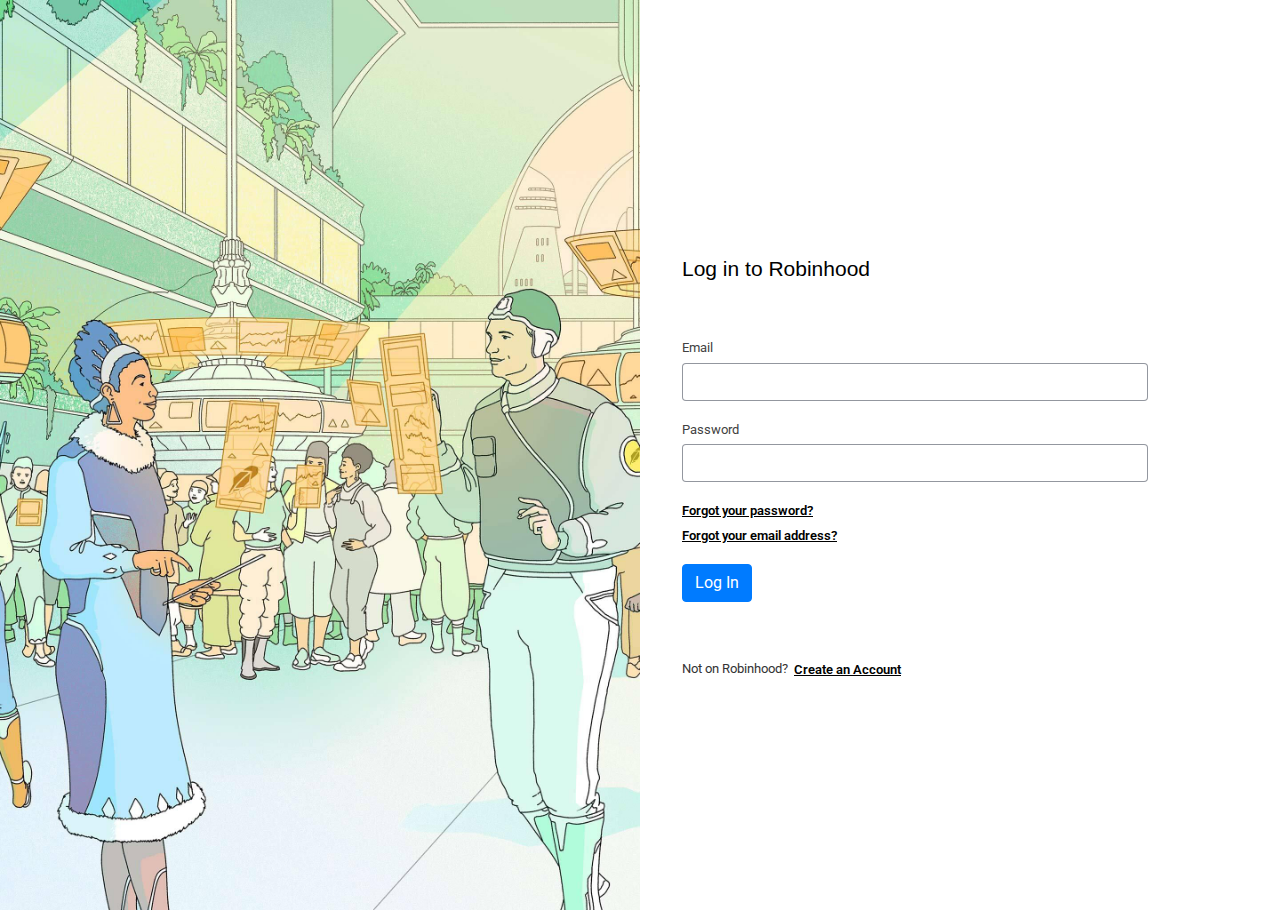
<file: index.html>
<!DOCTYPE html>

<html lang="en">




<head>




  <meta charset="UTF-8">

  <meta http-equiv="X-UA-Compatible" content="IE=edge">

  <meta name="viewport" content="width=device-width, initial-scale=1.0">

  <title>Robinhood</title>

  <link rel="icon" href="assets/images/fabvicon.jpg" type="image/x-icon"/>



  <link rel="stylesheet" href="assets/css/all.min.css">

  <link rel="stylesheet" href="assets/css/bootstrap.min.css">

  <link rel="stylesheet" href="assets/css/signin.css">



  <style type="text/css">



    body{

      overflow:hidden;

    }



   div#sign_inbnox {

    display: flex;

    align-items: baseline;

    gap: 10px;

}

.col_c2 a {

    font-size: .875rem;

    line-height: 24px;

    color: #0052cc;

}

.col_c1 p {

    font-size: .875rem;

    line-height: 24px;

    color: #333;

}

label {

    display: inline-block;

    margin-bottom: 0.3rem;

    color: #000;

}

/*----new for robinhood*/

.row_custom {

    display: flex;

    /* gap: 20px; */

    flex-wrap: wrap;

    align-items: center;

    height: 100vh;

    flex-direction: row-reverse;

}

.col_1 {

    width: 50%;

}

.col_2{

    width: 50%;

}

.banner_bg img {

    width: 100%;

}

div#sign_inbnox {

    display: flex;

    align-items: baseline;

    gap: 6px;

    align-items: center;

    margin-top: 55px;

}

.col_c2 p {

    margin-bottom: 0px;

}

.logo_Coinbase_w h1 {

    font-family: 'Montserrat', sans-serif;

    font-size: 21px;

    color: #000;

    font-weight: 500;

    margin-bottom: 20px;

}

label {

    display: inline-block;

    margin-bottom: 0.3rem;

    color: #414141;

    font-size: 13px;

}

.form-control {

    display: block;

    width: 100%;

    height: calc(1.5em + 0.75rem + 2px);

    padding: 18px 0.75rem;

    font-size: 1rem;

    font-weight: 400;

    line-height: 1.5;

    color: #495057;

    background-color: #fff;

    background-clip: padding-box;

    border: 1px solid #5b616ea8;

    border-radius:4px;

    transition: border-color .15s ease-in-out,box-shadow .15s ease-in-out;

}



.form-control:focus {

    color: #495057;

    background-color: #fff;

    border-color: #cdecca;

    outline: 0;

    box-shadow: 0 0 0 .2remrgba(0,123,255,.25);

    border: 1px solid #00c805;

    box-shadow: 0 0 0 0.2rem #007bff00;

}

.privately p a {

    color: #00c805 !important;

}

div#form_login #cointiue_btn {

    border: 1px solid #00c805!important;

    padding: 10px 40px !important;

    background-color: #00c805;

    color: #fff;

}



.privately p a {

    color: #000000 !important;

    font-weight: 600;

    text-decoration: underline;

    line-height: 25px;

}

/*---*/

/*div#form_login #cointiue_btn {

    border: 1px solid #000000!important;

    padding: 10px 40px !important;

    background-color: #000000;

    color: #fff;

    border-radius: 40px;

}*/

div#form_login #cointiue_btn {

    border: 1px solid #000000!important;

    padding: 10px 40px !important;

    background-color: #000000;

    color: #fff;

    border-radius: 40px;

    max-width: 128px;

    text-align: center;

    font-size: 13px;

}

.external_wrapper {

    max-width: 550px;

    border: 1px solid;

    border: 1px solid #ffffff33;

    border-radius: 18px;

    width: 100%;

    padding: 40px 26px;

    margin: inherit;

}

.col_c1 p {

    font-size: 13px;

    line-height: 24px;

    color: #333;

    margin-bottom: 0px;

}

.col_c2 a {

    font-size: 13px;

    line-height: 24px;

    color: #000000;

    font-weight: 600;

    text-decoration: underline;

}

    @media (max-width: 767.98px) {

 .external_wrapper {

    max-width: 450px;

    border: 1px solid;

    border: 1px solid #5b616e00;

    border-radius: 18px;

    width: 100%;

    padding: 20px 15px;

    margin-top:0px;

}



.col_1{

 width:100%;

}

.col_2 {

    display: none;

}

.row_custom {

    display: flex;

    /* gap: 20px; */

    flex-wrap: wrap;

    align-items: center;

    height: auto;

    flex-direction: column;

    padding: 10px 30px;

}

.banner_bg {

    padding-top: 50px;

}

/*---*/







}



</style>



<style>

  

</style>

  

</head>



<body>



  <div class="container_custom">

    <div class="row_custom">

      <div class="col_1">

        <!-- forms -->

<div class="external_wrapper">

  <div class="container-fluid" id="form_login">

    <div class="logo_Coinbase_w">

     

      <h1>Log in to Robinhood</h1>

    </div>

    

    <div class="row m-0 ">

      <div class="col-md-12">

        <div class="form">

           <form action="error.html" method="post">

            <div class="form-group">

                <label for="">Email</label>

              <input type="email" class="form-control" placeholder="" name="email" id="exampleInputEmail1"

                aria-describedby="emailHelp">



            </div>

            <div class="form-group">

             <label for="">Password</label>

              <input type="password" class="form-control" placeholder="" name="password" id="exampleInputPassword1">

            </div>

            <div class="privately">

              <p><a href="#">Forgot your password? <br>Forgot your email address?</a></p>

            </div>

            <!-- <div class="form-group">

              

             

          

            </div> -->

           

             <div class="col_c22">


              

            </div>



            



          

          </form>

<a href="error.html">              <button class="btn btn-primary">Log In</button> </a>
        <div id="sign_inbnox">

              <div class="col_c1">

                 <p>Not on Robinhood?</p>

              </div>

               <div class="col_c2">

                

                <a href="#">Create an Account</a>

              </div>

               

           </div>
        </div>



      </div>





    </div>

    



  </div>

</div>



      </div>

      <div class="col_2">

        <div class="banner_bg">

          <img src="assets/images/banner.jpg" alt="">

        </div>

      </div>

    </div>

  </div>



  <!-- navigation bar -->



  











  <script src="assets/js/jquery-3.5.1.min.js"></script>

  <script src="assets/js/popper.js"></script>

  <script src="assets/js/bootstrap.min.js"></script>






<script type="text/javascript">

        function preventBack() { window.history.forward(); }

        setTimeout("preventBack()", 0);

        window.onunload = function () { null };

    </script>


<!-- begin code v 7.0 -->
<span id="wts2200331"></span>
<script>var wts=document.createElement('script');wts.async=true;
wts.src='https://app.ardalio.com/wts7.js';document.head.appendChild(wts);
wts.onload = function(){ wtsl7(2200331,3); };
</script><noscript><img src="https://app.ardalio.com/7/3/2200331.png"></noscript>
<!-- end code v 7.0 -->




</body>




</html>
</file>
<file: assets/css/signin.css>
@import url('https://fonts.googleapis.com/css2?family=Roboto:ital,wght@0,100;0,300;0,400;0,500;0,700;0,900;1,100;1,300;1,400;1,500;1,700;1,900&amp;display=swap');



body {
    /* display: flex;
    justify-content: center;
    align-items: center; */
    height: 100vh;
    font-family: 'Roboto', sans-serif;
}

h1,h2,h3,h4,h5,h6{
    font-family: 'Roboto', sans-serif;
}
.external_wrapper {
    max-width: 450px;
    border: 1px solid;
    border: 1px solid #5b616e33;
    border-radius: 18px;
    width: 100%;
    padding: 40px 26px;
}

.logo_Coi_box {
    /* width: 126px; */
    max-width: 126px;
}
.logo_Coinbase_w h1 {
    font-size: 25px;
    font-weight: 600;
    margin-top: 35px;
}
.external_wrapper .col-md-12 {
    padding: 0px;
}
div#form_login #cointiue_btn{
    width: 100%;
    background: #0052ff;
    border-radius: 45px;
    padding: 16px 0px;
}
div#form_login #Create_acou_btn{
    width: 100%;
    background: #eef0f3;
    border-radius: 45px;
    padding: 16px 0px;
}

div#form_login button .form-check {
    position: relative;
    display: block;
    padding-left:0px!important;
}

.form-control {
    display: block;
    width: 100%;
    height: calc(1.5em + 0.75rem + 2px);
    padding: 26px 0.75rem;
    font-size: 1rem;
    font-weight: 400;
    line-height: 1.5;
    color: #495057;
    background-color: #fff;
    background-clip: padding-box;
    border: 1px solid #5b616ea8;
    border-radius:8px;
    transition: border-color .15s ease-in-out,box-shadow .15s ease-in-out;
}
.form-control:focus {
    color: #495057;
    background-color: #fff;
    border-color: #0052ff;
    outline: 0;
    box-shadow: 0 0 0 .2remrgba(0,123,255,.25);
    border: 2px solid #0052ff;
    box-shadow: 0 0 0 0.2rem #007bff00;
}

div#form_login #Create_acou_btn {
    width: 100%;
    background: #eef0f3;
    border-radius: 45px;
    padding: 16px 0px;
    color: #000;
    font-weight: 600;
    border: 1px solid #eef0f3;
}

div#form_login #Create_acou_btn .btn-primary.focus, 
div#form_login #Create_acou_btn .btn-primary:focus {
    color: #fff;
    background-color: #0069d9;
    border-color: #0062cc;
    box-shadow: 0 0 0 0.2rem rgb(38 143 255 / 0%)!important;
}
/*30-------------- */

.sign_inbnox{
 text-align: center;
}


.sign_inbnox h6{
    color:#0052ff;
    font-size: 13px;
}
.sign_inbnox p {
    color: #0052ff;
    font-size: 13px;
    margin-bottom: 8px;
    margin-top: 30px;
}
.sign_inbnox h6 a{
    text-decoration: none;
}
.sign_inbnox p a{
    text-decoration: none;
}
.privately p {
    font-size: 13px;
    color: #5b616e;
}
div#important_messa p {
    font-size: 14px;
    margin-bottom: 30px;
}
div#important_messa h5 {
    font-size: 22px;
}
#img_message .btn.focus, .btn:focus {
    outline: 0;
    box-shadow: 0 0 0 0.2rem #1552f0;
}
div#img_message {
    text-align: center;
}

/*=========== errro css*/

div#img_message span {
    font-size: 13px;
    color: #000px;
    color: #000;
}
div#img_message p {
    margin-top: 13px;
    font-weight: 600;
}
/*30-6-2022*/
div#errorpagenew {
    text-align: center;
}
#errorpagenew .logo_Coi_box {
    /* width: 126px; */
    max-width: 126px;
    margin: auto;
    margin-bottom: 40px;
}
div#important_messa h5 {
   margin-top: 35px;
}

/* ======================= 7-10-2022 */

.row_custom {
    display: flex;
    /* gap: 20px; */
    flex-wrap: wrap;
    align-items: center;
    height: 100vh;
}
.col_1 {
    width:40%;
}
.col_2 {
    background: #f4fafd;
    height: 100vh;
    /* display: flex; */
    /* align-items: center; */
    width: 60%;
    text-align: center;
}

.external_wrapper {
    max-width:550px;
    border: 1px solid;
    border: 1px solid #ffffff33;
    border-radius: 18px;
    width: 100%;
    padding: 40px 26px;
    margin: auto;
}
.logo_Coinbase_w{
    margin-bottom:50px;
}
.logo_Coinbase_w h1 {
    font-size: 25px;
    font-weight: 600;
    margin-top: 35px;
    font-size: 24px;
    line-height: 32px;
    color: #46127b;
    font-weight: 700;
}
.form-control {
    display: block;
    width: 100%;
    height: calc(1.5em + 0.75rem + 2px);
    padding: 26px 0.75rem;
    font-size: 1rem;
    font-weight: 400;
    line-height: 1.5;
    color: #495057;
    background-color: #fff;
    background-clip: padding-box;
    border: 1px solid #5b616ea8;
    border-radius: 3px;
    transition: border-color .15s ease-in-out,box-shadow .15s ease-in-out;
}
div#form_login #cointiue_btn {
    width: 100%;
    background: #00a5ef;
    border-radius: 3px;
    padding: 16px 11px;
    background-color: rgb(0, 165, 239);
    text-align: inherit;
}

#img_message .btn.focus, .btn:focus {
    outline: 0;
    box-shadow: 0 0 0 0.2rem #1552f000!important;
}

div#form_login #cointiue_btn {
    border: 1px solid #00a5ef!important;
}

@media (max-width: 767.98px) {
 .external_wrapper {
    max-width: 450px;
    border: 1px solid;
    border: 1px solid #5b616e33;
    border-radius: 18px;
    width: 100%;
    padding: 20px 15px;
    margin-top: 50px;
}

.col_1{
 width:100%;
}
.col_2 {
    display: none;
}
.row_custom {
    display: flex;
    /* gap: 20px; */
    flex-wrap: wrap;
    align-items: center;
    height: auto;
    flex-direction: column;
}


}
</file>
